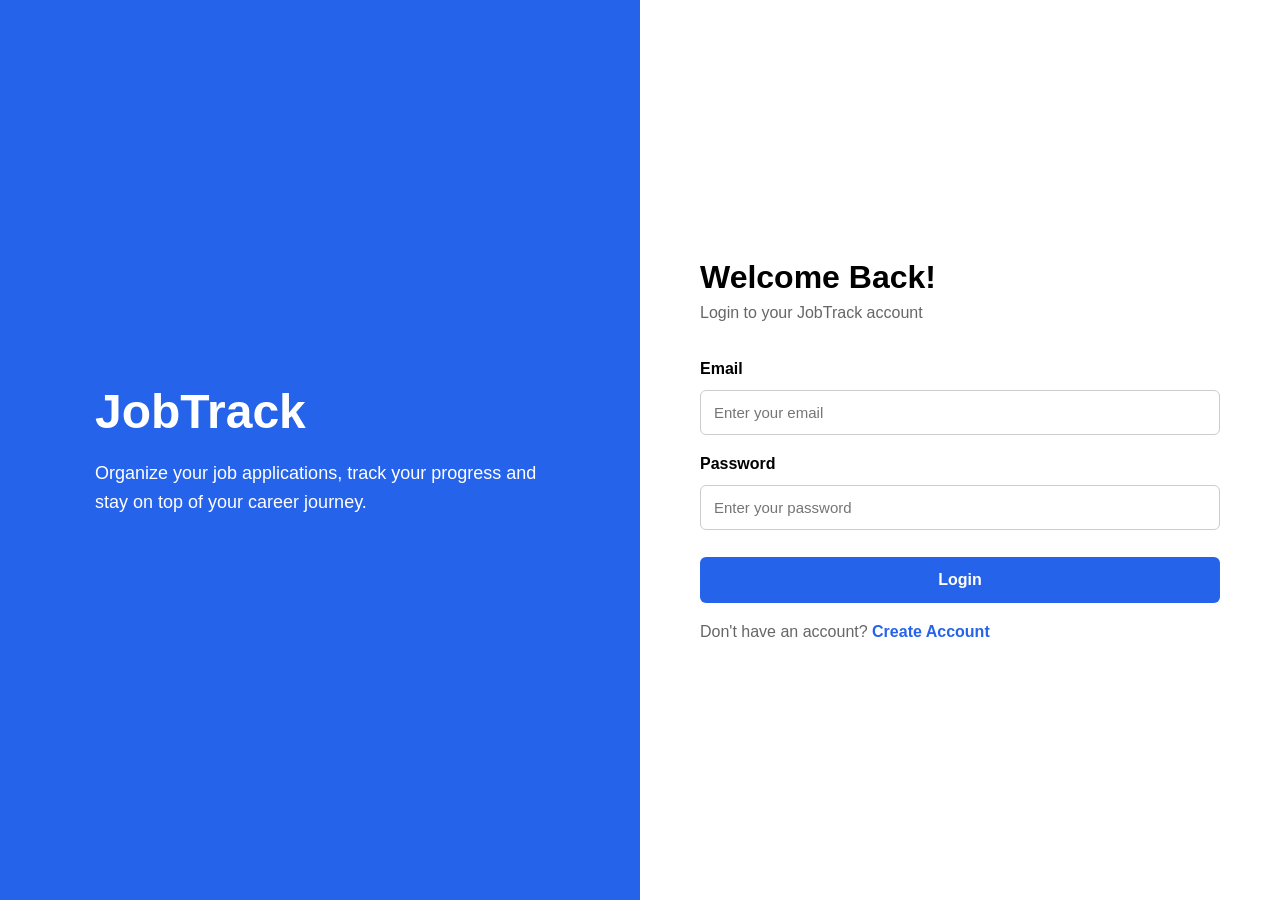
<file: index.html>
<!DOCTYPE html>
<html lang="en">
<head>
    <meta charset="UTF-8">
    <meta name="viewport" content="width=device-width, initial-scale=1.0">
    <title>JobTrack - Login</title>
    <link rel="stylesheet" href="style.css">
</head>

<body>

    <main class="auth-container">

        <!-- Left Side -->
        <section class="auth-image">
            <div>
                <h1>JobTrack</h1>
                <p>
                    Organize your job applications,
                    track your progress and stay on top
                    of your career journey.
                </p>
            </div>
        </section>

        <!-- Right Side -->
        <section class="auth-form">

            <h2>Welcome Back!</h2>
            <p class="subtitle">Login to your JobTrack account</p>

            <form id="loginForm">

                <label for="loginEmail">Email</label>
                <input
                    type="email"
                    id="loginEmail"
                    placeholder="Enter your email"
                    required
                >

                <label for="loginPassword">Password</label>
                <input
                    type="password"
                    id="loginPassword"
                    placeholder="Enter your password"
                    required
                >

                <button type="submit">Login</button>

            </form>

            <p class="switch-page">
                Don't have an account?
                <a href="signup.html">Create Account</a>
            </p>

        </section>

    </main>

    <script src="script.js"></script>

</body>
</html>
</file>
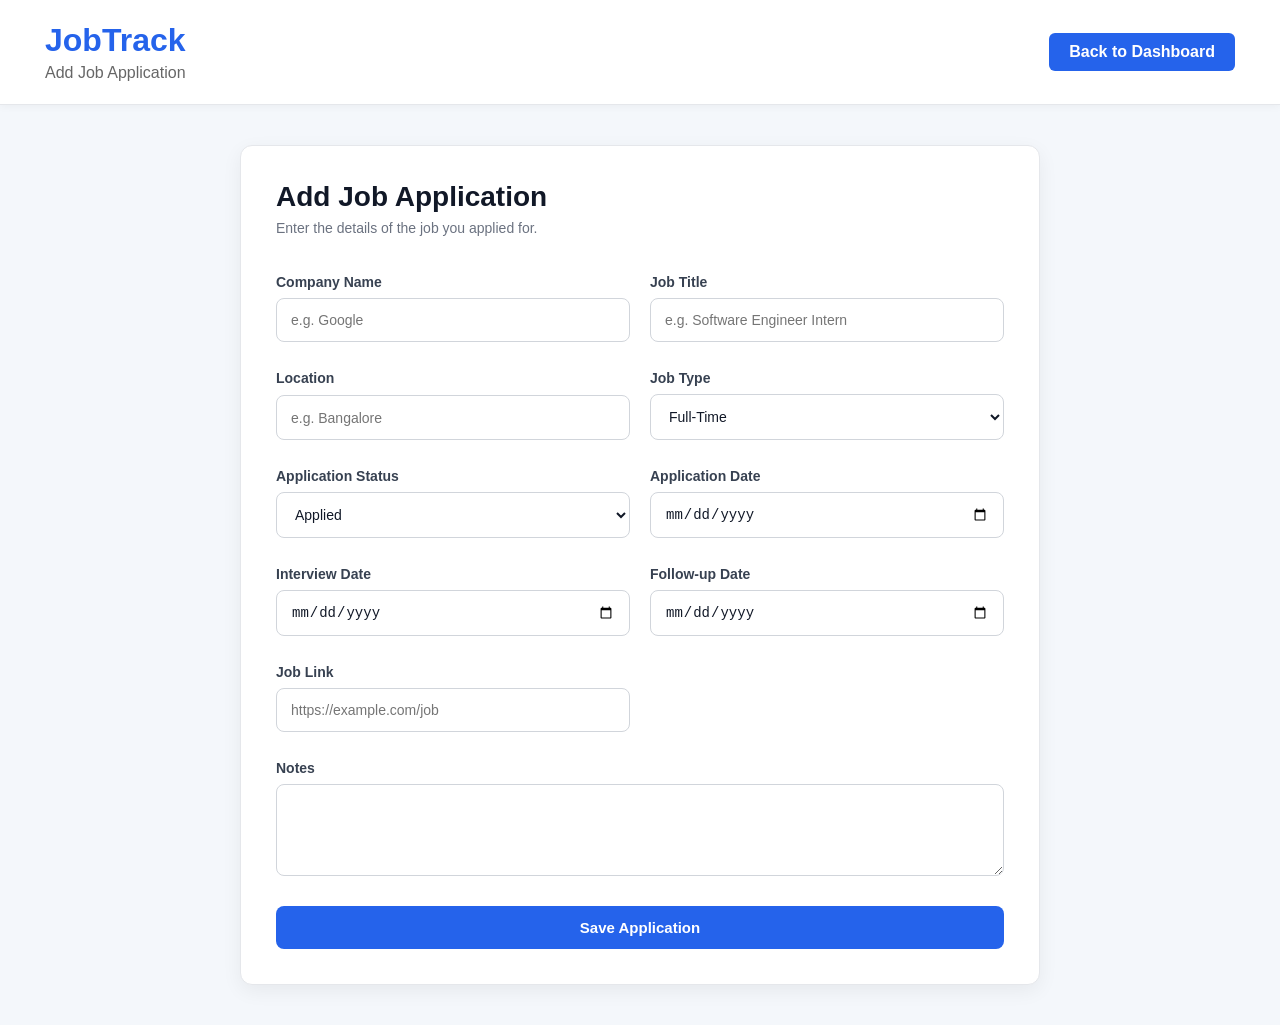
<file: add-job.html>
<!DOCTYPE html>
<html lang="en">

<head>

    <meta charset="UTF-8">

    <meta name="viewport"
          content="width=device-width, initial-scale=1.0">

    <title>JobTrack - Add Application</title>

    <link rel="stylesheet" href="style.css">

</head>


<body>

    <header class="dashboard-header">

        <div>

            <h1>JobTrack</h1>

            <p>Add Job Application</p>

        </div>

        <button
            type="button"
            onclick="window.location.href='dashboard.html'">

            Back to Dashboard

        </button>

    </header>


    <main class="application-page">

        <section class="application-form-container">

            <h2 id="formTitle">Add Job Application</h2>

            <p class="subtitle">
                Enter the details of the job you applied for.
            </p>


            <form id="jobForm">

                <!-- Company -->

                <div class="form-group">

                    <label for="company">
                        Company Name
                    </label>

                    <input
                        type="text"
                        id="company"
                        placeholder="e.g. Google"
                        required>

                </div>


                <!-- Job Title -->

                <div class="form-group">

                    <label for="jobTitle">
                        Job Title
                    </label>

                    <input
                        type="text"
                        id="jobTitle"
                        placeholder="e.g. Software Engineer Intern"
                        required>

                </div>


                <!-- Location -->

                <div class="form-group">

                    <label for="location">
                        Location
                    </label>

                    <input
                        type="text"
                        id="location"
                        placeholder="e.g. Bangalore">

                </div>


                <!-- Job Type -->

                <div class="form-group">

                    <label for="jobType">
                        Job Type
                    </label>

                    <select id="jobType">

                        <option value="Full-Time">
                            Full-Time
                        </option>

                        <option value="Part-Time">
                            Part-Time
                        </option>

                        <option value="Internship">
                            Internship
                        </option>

                        <option value="Contract">
                            Contract
                        </option>

                    </select>

                </div>


                <!-- Status -->

                <div class="form-group">

                    <label for="status">
                        Application Status
                    </label>

                    <select id="status">

                        <option value="Applied">
                            Applied
                        </option>

                        <option value="Interview">
                            Interview
                        </option>

                        <option value="Selected">
                            Selected
                        </option>

                        <option value="Rejected">
                            Rejected
                        </option>

                    </select>

                </div>


                <!-- Application Date -->

                <div class="form-group">

                    <label for="applicationDate">
                        Application Date
                    </label>

                    <input
                        type="date"
                        id="applicationDate"
                        required>

                </div>


                <!-- Interview Date -->

                <div class="form-group">

                    <label for="interviewDate">
                        Interview Date
                    </label>

                    <input
                        type="date"
                        id="interviewDate">

                </div>


                <!-- Follow-up Date -->

                <div class="form-group">

                    <label for="followUpDate">
                        Follow-up Date
                    </label>

                    <input
                        type="date"
                        id="followUpDate">

                </div>


                <!-- Job Link -->

                <div class="form-group">

                    <label for="jobLink">
                        Job Link
                    </label>

                    <input
                        type="url"
                        id="jobLink"
                        placeholder="https://example.com/job">

                </div>


                <!-- Notes -->

                <div class="form-group">

                    <label for="notes">
                        Notes
                    </label>

                    <textarea
                        id="notes"
                        rows="4"
                        placeholder="Add any important notes...">
                    </textarea>

                </div>


                <button type="submit" id="saveJobButton">
                            Save Application
                </button>
            </form>

        </section>

    </main>


    <script src="script.js"></script>

</body>

</html>
</file>
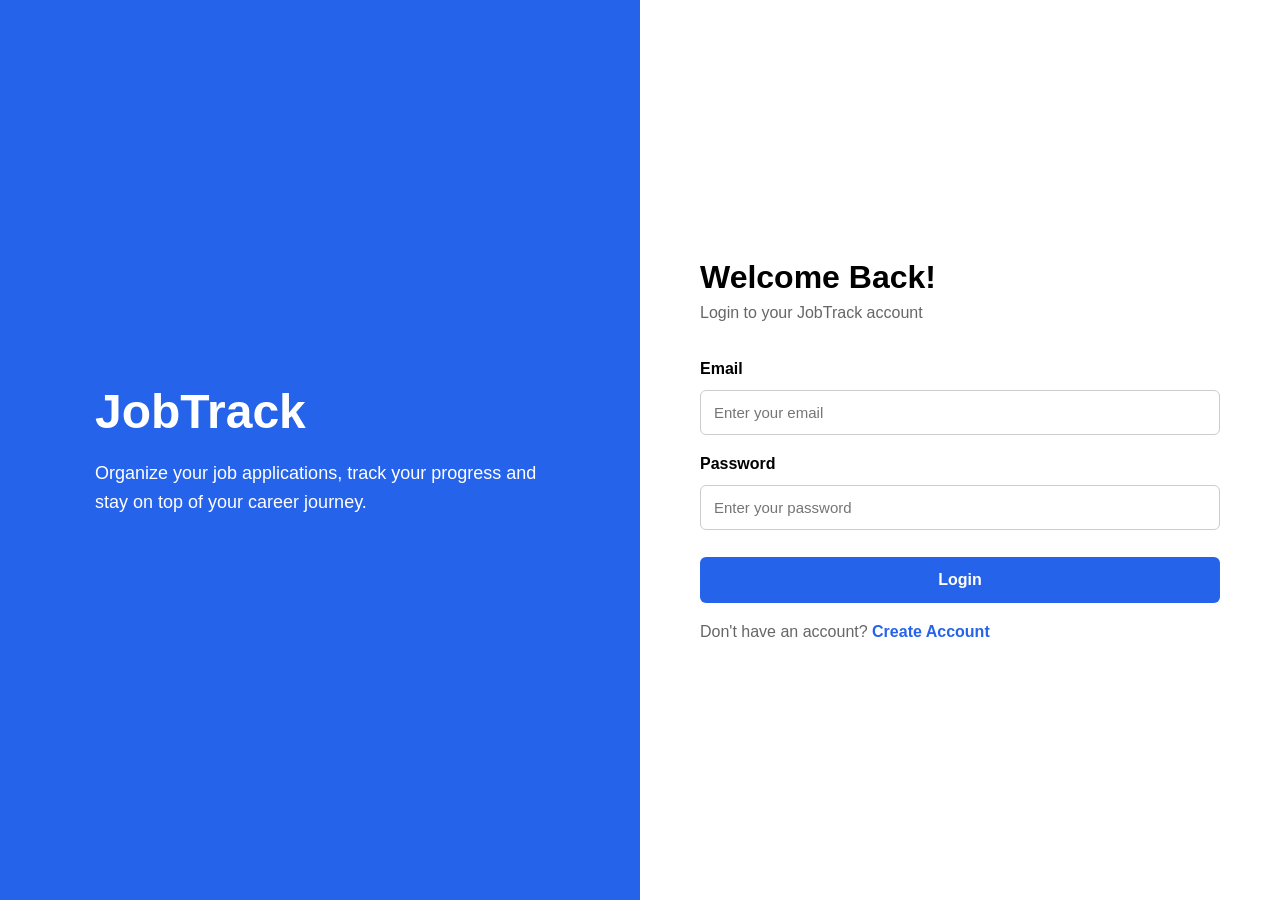
<file: dashboard.html>
<!DOCTYPE html>
<html lang="en">

<head>
    <meta charset="UTF-8">
    <meta name="viewport" content="width=device-width, initial-scale=1.0">

    <title>JobTrack - Dashboard</title>

    <link rel="stylesheet" href="style.css">
</head>

<body>

    <!-- ===============================
         HEADER
    ================================ -->

    <header class="dashboard-header">

        <div class="brand-section">
            <h1>JobTrack</h1>
            <p id="welcomeMessage">Welcome!</p>
        </div>

        <button id="logoutButton" class="logout-button">
            Logout
        </button>

    </header>


    <!-- ===============================
         MAIN DASHBOARD
    ================================ -->

    <main class="dashboard">

        <!-- Introduction -->

        <section class="dashboard-intro">

            <div>
                <h2>Job Application Dashboard</h2>

                <p>
                    Track, organize and manage your job applications
                    in one place.
                </p>
            </div>

        </section>


        <!-- ===============================
             STATISTICS
        ================================ -->

        <section class="stats-grid">

            <div class="stat-card">

                <div class="stat-icon">📋</div>

                <div>
                    <h3>Total Applications</h3>
                    <p id="totalApplications">0</p>
                </div>

            </div>


            <div class="stat-card">

                <div class="stat-icon">📨</div>

                <div>
                    <h3>Applied</h3>
                    <p id="appliedApplications">0</p>
                </div>

            </div>


            <div class="stat-card">

                <div class="stat-icon">🎯</div>

                <div>
                    <h3>Interviews</h3>
                    <p id="interviewApplications">0</p>
                </div>

            </div>


            <div class="stat-card">

                <div class="stat-icon">🎉</div>

                <div>
                    <h3>Selected</h3>
                    <p id="selectedApplications">0</p>
                </div>

            </div>


            <div class="stat-card">

                <div class="stat-icon">❌</div>

                <div>
                    <h3>Rejected</h3>
                    <p id="rejectedApplications">0</p>
                </div>

            </div>

        </section>

        </section>


        <!-- Upcoming Activities -->

        <section class="upcoming-section">

            <div class="section-header">

                <div>
                    <h2>Upcoming Activities</h2>

                    <p>
                        Keep track of your upcoming interviews and follow-ups.
                    </p>
                </div>

            </div>

            <div class="upcoming-grid">

                <div class="upcoming-card">

                    <div class="upcoming-icon">
                        🎯
                    </div>

                    <div>
                        <h3>Upcoming Interviews</h3>

                        <p id="upcomingInterviews">
                            No upcoming interviews.
                        </p>
                    </div>

                </div>


                <div class="upcoming-card">

                    <div class="upcoming-icon">
                        📅
                    </div>

                    <div>
                        <h3>Upcoming Follow-ups</h3>

                        <p id="upcomingFollowUps">
                            No upcoming follow-ups.
                        </p>
                    </div>

                </div>

            </div>

        </section>


        <section class="applications-section">

        <!-- ===============================
             APPLICATIONS
        ================================ -->

        <section class="applications-section">

            <div class="section-header">

                <div>
                    <h2>My Applications</h2>

                    <p>
                        View and manage all your job applications.
                    </p>
                </div>

            <button
                class="add-job-button"
                onclick="addNewJob()">

                + Add Job

            </button>

            </div>


            <!-- Search & Filter -->

            <div class="application-filters">

                <input
                    type="text"
                    id="searchApplications"
                    placeholder="🔍 Search company or job title..."
                >

                <select id="filterStatus">

                    <option value="All">
                        All Status
                    </option>

                    <option value="Applied">
                        Applied
                    </option>

                    <option value="Interview">
                        Interview
                    </option>

                    <option value="Selected">
                        Selected
                    </option>

                    <option value="Rejected">
                        Rejected
                    </option>

                </select>

            </div>


            <!-- Applications -->

            <div
                id="applicationsList"
                class="applications-list">

                <!-- Applications will appear here -->

            </div>

        </section>

    </main>


    <script src="script.js"></script>

</body>

</html>
</file>
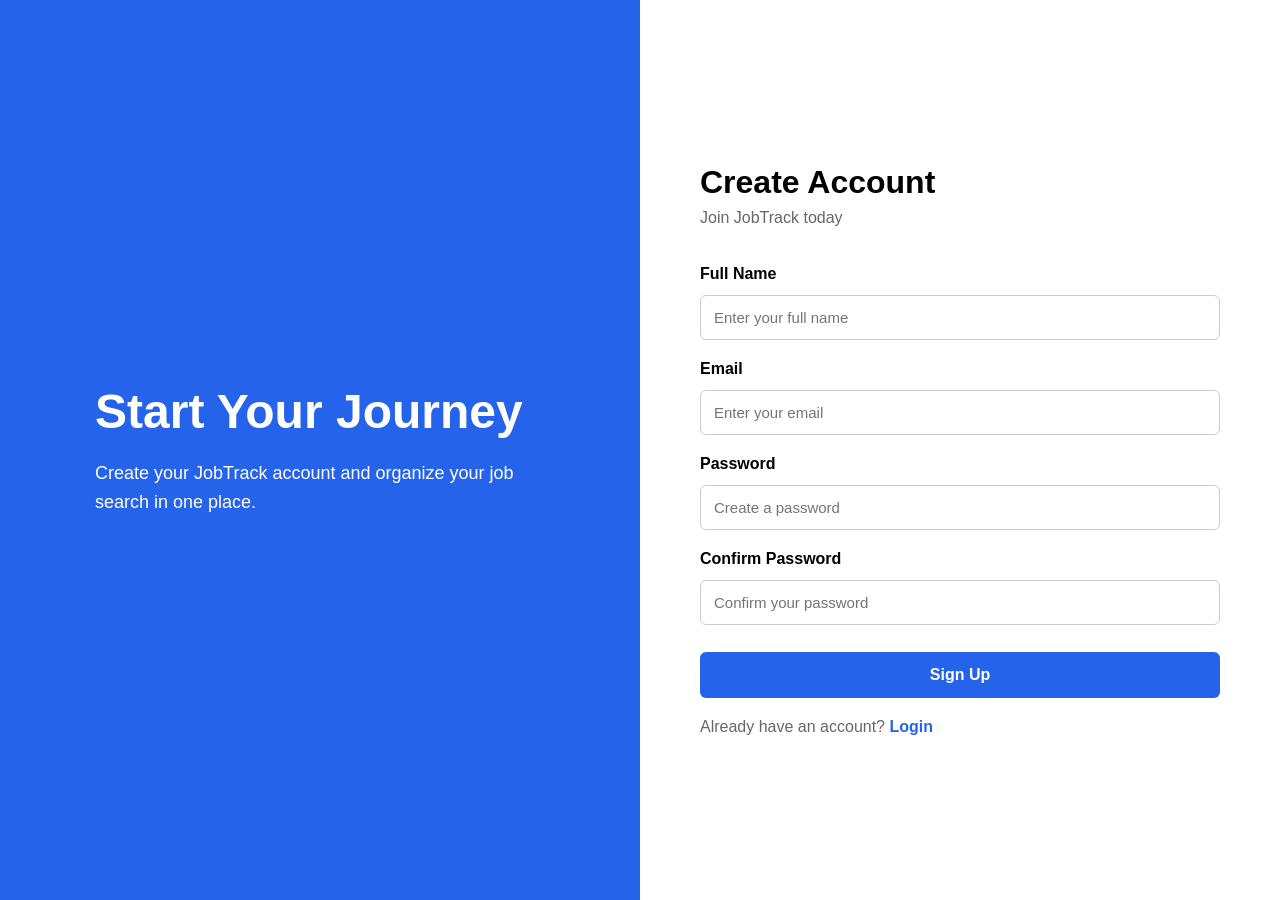
<file: signup.html>
<!DOCTYPE html>
<html lang="en">
<head>
    <meta charset="UTF-8">
    <meta name="viewport" content="width=device-width, initial-scale=1.0">
    <title>JobTrack - Sign Up</title>
    <link rel="stylesheet" href="style.css">
</head>

<body>

    <main class="auth-container">

        <!-- Left Side -->
        <section class="auth-image">
            <div>
                <h1>Start Your Journey</h1>
                <p>
                    Create your JobTrack account
                    and organize your job search
                    in one place.
                </p>
            </div>
        </section>

        <!-- Right Side -->
        <section class="auth-form">

            <h2>Create Account</h2>
            <p class="subtitle">Join JobTrack today</p>

            <form id="signupForm" novalidate>

                <label for="signupName">Full Name</label>
                <input
                    type="text"
                    id="signupName"
                    placeholder="Enter your full name"
                    required
                >

                <label for="signupEmail">Email</label>
                <input
                    type="email"
                    id="signupEmail"
                    placeholder="Enter your email"
                    required
                >

                <small id="emailError" class="error-message"></small>

                <small id="existingEmailError" class="error-message"></small>

                <label for="signupPassword">Password</label>
                <input
                    type="password"
                    id="signupPassword"
                    placeholder="Create a password"
                    required
                >

                <small id="passwordError" class="error-message"></small>
               

                <label for="confirmPassword">Confirm Password</label>
                <input
                    type="password"
                    id="confirmPassword"
                    placeholder="Confirm your password"
                    required
                >

                 <small id="confirmPasswordError" class="error-message"></small>

                <button type="submit">Sign Up</button>

            </form>

            <p class="switch-page">
                Already have an account?
                <a href="index.html">Login</a>
            </p>

        </section>

    </main>

    <script src="script.js"></script>

</body>
</html>
</file>
<file: style.css>
* {
    margin: 0;
    padding: 0;
    box-sizing: border-box;
}

body {
    font-family: Arial, sans-serif;
    min-height: 100vh;
    background: #f4f7fb;
}

/* Main Grid */

.auth-container {
    min-height: 100vh;

    display: grid;
    grid-template-columns: 1fr 1fr;
}

/* Left Section */

.auth-image {
    display: grid;
    place-items: center;

    padding: 50px;
    background: #2563eb;
    color: white;
}

.auth-image div {
    max-width: 450px;
}

.auth-image h1 {
    font-size: 48px;
    margin-bottom: 20px;
}

.auth-image p {
    font-size: 18px;
    line-height: 1.6;
}

/* Right Section */

.auth-form {
    display: grid;
    align-content: center;

    padding: 60px;
    background: white;
}

.auth-form h2 {
    font-size: 32px;
    margin-bottom: 8px;
}

.subtitle {
    color: #666;
    margin-bottom: 30px;
}

/* Form */

form {
    display: grid;
    gap: 12px;
}

label {
    font-weight: bold;
    margin-top: 8px;
}

input {
    padding: 13px;
    border: 1px solid #ccc;
    border-radius: 6px;
    font-size: 15px;
}

input:focus {
    outline: none;
    border-color: #2563eb;
}

button {
    margin-top: 15px;
    padding: 14px;

    border: none;
    border-radius: 6px;

    background: #2563eb;
    color: white;

    font-size: 16px;
    font-weight: bold;

    cursor: pointer;
}

button:hover {
    background: #1d4ed8;
}

/* Login / Signup Link */

.switch-page {
    margin-top: 20px;
    color: #666;
}

.switch-page a {
    color: #2563eb;
    text-decoration: none;
    font-weight: bold;
}

/* Responsive Design */

@media (max-width: 768px) {

    .auth-container {
        grid-template-columns: 1fr;
    }

    .auth-image {
        min-height: 250px;
    }

    .auth-image h1 {
        font-size: 36px;
    }

    .auth-form {
        padding: 40px 25px;
    }
}

/* ===============================
   DASHBOARD
================================ */

.dashboard-header {
    display: grid;
    grid-template-columns: 1fr auto;
    align-items: center;

    padding: 20px 40px;

    background: white;
    border-bottom: 1px solid #ddd;
}

.dashboard-header h1 {
    color: #2563eb;
}

.dashboard-header p {
    color: #666;
    margin-top: 5px;
}

.dashboard-header button {
    margin: 0;
    padding: 10px 20px;
}


/* Main Dashboard */

.dashboard {
    display: grid;
    gap: 30px;

    padding: 40px;
}


/* Introduction */

.dashboard-intro h2 {
    font-size: 30px;
}

.dashboard-intro p {
    color: #666;
    margin-top: 8px;
}


/* Statistics */

.stats-grid {
    display: grid;

    grid-template-columns:
        repeat(4, 1fr);

    gap: 20px;
}

.stat-card {
    display: grid;
    gap: 8px;
    padding: 24px;
    background: #ffffff;
    border: 1px solid #e5e7eb;
    border-radius: 14px;
    box-shadow: 0 4px 12px rgba(0, 0, 0, 0.06);
    transition: transform 0.2s ease, box-shadow 0.2s ease;
}

.stat-card:hover {
    transform: translateY(-3px);
    box-shadow: 0 8px 20px rgba(0, 0, 0, 0.10);
}

.stat-card h3 {
    margin: 0;
    font-size: 14px;
    font-weight: 600;
    color: #6b7280;
}

.stat-card p {
    margin: 0;
    font-size: 32px;
    font-weight: 700;
    color: #1f2937;
}


/* Applications */

.dashboard-content {
    padding: 30px;

    background: white;

    border-radius: 10px;

    box-shadow:
        0 2px 10px rgba(0, 0, 0, 0.08);
}

.dashboard-content h2 {
    margin-bottom: 15px;
}

.empty-message {
    color: #777;
    margin-bottom: 20px;
}

.add-job-button {
    width: auto;
    padding: 12px 20px;
}


/* Responsive Dashboard */

@media (max-width: 768px) {

    .dashboard-header {
        grid-template-columns: 1fr;
        gap: 15px;

        padding: 20px;
    }

    .dashboard {
        padding: 20px;
    }

    .stats-grid {
        grid-template-columns: 1fr 1fr;
    }
}

@media (max-width: 500px) {

    .stats-grid {
        grid-template-columns: 1fr;
    }
}

/* ===============================
   ADD APPLICATION PAGE
================================ */

.application-page {
    display: grid;
    place-items: center;

    min-height: calc(100vh - 90px);

    padding: 40px;
}


/* Form Container */

.application-form-container {
    width: 100%;
    max-width: 800px;

    padding: 35px;

    background: white;

    border-radius: 12px;

    box-shadow:
        0 2px 12px rgba(0, 0, 0, 0.08);
}


/* Form Grid */

#jobForm {
    display: grid;

    grid-template-columns: 1fr 1fr;

    gap: 20px;

    margin-top: 25px;
}


/* Form Groups */

.form-group {
    display: grid;

    gap: 8px;
}


/* Full Width Fields */

.form-group:nth-last-child(2),
.form-group:last-child {
    grid-column: 1 / -1;
}


/* Select */

select,
textarea {
    padding: 13px;

    border: 1px solid #ccc;

    border-radius: 6px;

    font-size: 15px;

    font-family: inherit;
}


/* Textarea */

textarea {
    resize: vertical;
}


/* Submit Button */

#jobForm button {
    grid-column: 1 / -1;

    margin-top: 10px;
}


/* Mobile */

@media (max-width: 650px) {

    .application-page {
        padding: 20px;
    }

    .application-form-container {
        padding: 25px 20px;
    }

    #jobForm {
        grid-template-columns: 1fr;
    }

    .form-group:nth-last-child(2),
    .form-group:last-child {
        grid-column: auto;
    }

}

/* ===============================
    MY APPLICATIONS
    =============================== */

.applications-section {
    margin-top: 30px;
    background: white;
    padding: 25px;
    border-radius: 12px;
    box-shadow: 0 2px 12px rgba(0, 0, 0, 0.08);
}

.section-header {
    display: grid;
    grid-template-columns: 1fr auto;
    align-items: center;
    gap: 20px;
    margin-bottom: 20px;
}

.section-header h2 {
    margin: 0;
}

.applications-list {
    display: grid;
    grid-template-columns: repeat(2, 1fr);
    gap: 20px;
}

.application-card {
    display: grid;
    gap: 12px;
    padding: 24px;
    background: #ffffff;
    border: 1px solid #e5e7eb;
    border-radius: 14px;
    box-shadow: 0 4px 12px rgba(0, 0, 0, 0.06);
    transition: transform 0.2s ease, box-shadow 0.2s ease;
}

.application-card:hover {
    transform: translateY(-3px);
    box-shadow: 0 8px 20px rgba(0, 0, 0, 0.10);
}

.application-card h3 {
    margin: 0;
    font-size: 20px;
    color: #1f2937;
}

.application-card p {
    margin: 0;
    color: #4b5563;
    font-size: 14px;
    line-height: 1.5;
}

.application-card strong {
    color: #374151;
}

.application-card .status {
    display: inline-block;
    width: fit-content;
    padding: 6px 12px;
    border-radius: 20px;
    background: #eef2ff;
    color: #4338ca;
    font-weight: 600;
}

.application-card h3 {
    margin: 0;
}

.application-card p {
    margin: 0;
}

.application-card a {
    width: fit-content;
    margin-top: 4px;
    padding: 8px 14px;
    border-radius: 6px;
    background: #f3f4f6;
    color: #2563eb;
    text-decoration: none;
    font-size: 14px;
    font-weight: 600;
    transition: background 0.2s ease;
}

.application-card a:hover {
    background: #e5e7eb;
}

.application-filters {
    display: grid;
    grid-template-columns: 1fr 220px;
    gap: 15px;
    margin-bottom: 25px;
}

.application-filters input,
.application-filters select {
    width: 100%;
    padding: 12px 14px;
    border: 1px solid #d1d5db;
    border-radius: 8px;
    background: #ffffff;
    font-size: 14px;
    color: #374151;
    outline: none;
    box-sizing: border-box;
}

.application-filters input:focus,
.application-filters select:focus {
    border-color: #2563eb;
    box-shadow: 0 0 0 3px rgba(37, 99, 235, 0.1);
}

.application-filters input::placeholder {
    color: #9ca3af;
}

.status {
    display: inline-block;
    width: fit-content;
    padding: 6px 12px;
    border-radius: 20px;
    font-weight: 600;
}

.status-applied {
    background: #dbeafe !important;
    color: #1d4ed8 !important;
}

.status-interview {
    background: #fef3c7 !important;
    color: #b45309 !important;
}

.status-selected {
    background: #dcfce7 !important;
    color: #15803d !important;
}

.status-rejected {
    background: #fee2e2 !important;
    color: #dc2626 !important;
}

.application-actions {
    display: grid;
    grid-template-columns: 1fr 1fr;
    gap: 10px;
    margin-top: 14px;
    padding-top: 14px;
    border-top: 1px solid #e5e7eb;
}

.application-actions button {
    padding: 10px 14px;
    border: none;
    border-radius: 7px;
    cursor: pointer;
    font-size: 14px;
    font-weight: 600;
    transition: all 0.2s ease;
}

.edit-button {
    background: #2563eb;
    color: white;
}

.edit-button:hover {
    background: #1d4ed8;
}

.delete-button {
    background: #fee2e2;
    color: #dc2626;
}

.delete-button:hover {
    background: #fecaca;
}

.empty-message {
    text-align: center;
    padding: 30px;
}

@media (max-width: 700px) {
    
    .application-filters {
        grid-template-columns: 1fr;
    }
    .applications-list {
        grid-template-columns: 1fr;
    }

    .section-header {
        grid-template-columns: 1fr;
    }
}

.delete-button {
    padding: 10px;
    border: none;
    border-radius: 6px;
    cursor: pointer;
}

/* ===============================
   PROFESSIONAL DASHBOARD
================================ */


/* Dashboard Header */

.dashboard-header {
    display: grid;
    grid-template-columns: 1fr auto;
    align-items: center;

    padding: 22px 45px;

    background: #ffffff;

    border-bottom: 1px solid #e5e7eb;

    box-shadow: 0 2px 8px rgba(0, 0, 0, 0.04);
}

.brand-section h1 {
    margin: 0;

    font-size: 28px;

    color: #2563eb;
}

.brand-section p {
    margin-top: 5px;

    color: #6b7280;

    font-size: 14px;
}


/* Logout */

.logout-button {
    margin: 0;

    padding: 10px 20px;

    background: #ffffff;

    color: #dc2626;

    border: 1px solid #fecaca;

    border-radius: 7px;

    font-size: 14px;

    font-weight: 600;

    cursor: pointer;

    transition: all 0.2s ease;
}

.logout-button:hover {
    background: #fee2e2;

    border-color: #fca5a5;
}


/* Main Dashboard */

.dashboard {
    display: grid;

    gap: 28px;

    max-width: 1400px;

    margin: 0 auto;

    padding: 40px 45px;
}


/* Dashboard Introduction */

.dashboard-intro {
    display: grid;

    grid-template-columns: 1fr;

    gap: 5px;
}

.dashboard-intro h2 {
    margin: 0;

    font-size: 30px;

    color: #111827;
}

.dashboard-intro p {
    margin-top: 8px;

    color: #6b7280;

    font-size: 15px;
}


/* Statistics */

.stats-grid {
    display: grid;

    grid-template-columns:
        repeat(5, 1fr);

    gap: 18px;
}


.stat-card {
    display: grid;

    grid-template-columns: auto 1fr;

    align-items: center;

    gap: 15px;

    padding: 22px;

    background: #ffffff;

    border: 1px solid #e5e7eb;

    border-radius: 14px;

    box-shadow:
        0 3px 10px rgba(0, 0, 0, 0.05);

    transition:
        transform 0.2s ease,
        box-shadow 0.2s ease;
}

.stat-card:hover {
    transform: translateY(-3px);

    box-shadow:
        0 8px 20px rgba(0, 0, 0, 0.09);
}


/* Statistics Icon */

.stat-icon {
    display: grid;

    place-items: center;

    width: 45px;

    height: 45px;

    background: #eff6ff;

    border-radius: 10px;

    font-size: 21px;
}


.stat-card h3 {
    margin: 0;

    font-size: 13px;

    font-weight: 600;

    color: #6b7280;
}


.stat-card p {
    margin-top: 5px;

    font-size: 28px;

    font-weight: 700;

    color: #111827;
}


/* Applications Section */

.applications-section {
    margin-top: 5px;

    background: #ffffff;

    padding: 28px;

    border-radius: 14px;

    border: 1px solid #e5e7eb;

    box-shadow:
        0 3px 12px rgba(0, 0, 0, 0.05);
}


/* Section Header */

.section-header {
    display: grid;

    grid-template-columns: 1fr auto;

    align-items: center;

    gap: 20px;

    margin-bottom: 24px;
}

.section-header h2 {
    margin: 0;

    font-size: 22px;

    color: #111827;
}

.section-header p {
    margin-top: 5px;

    color: #6b7280;

    font-size: 14px;
}


/* Add Job Button */

.add-job-button {
    width: auto;

    margin: 0;

    padding: 11px 18px;

    background: #2563eb;

    color: #ffffff;

    border: none;

    border-radius: 7px;

    font-size: 14px;

    font-weight: 600;

    cursor: pointer;

    transition: background 0.2s ease;
}

.add-job-button:hover {
    background: #1d4ed8;
}


/* Search & Filter */

.application-filters {
    display: grid;

    grid-template-columns: 1fr 220px;

    gap: 15px;

    margin-bottom: 25px;
}

.application-filters input,
.application-filters select {
    width: 100%;

    padding: 12px 14px;

    border: 1px solid #d1d5db;

    border-radius: 8px;

    background: #ffffff;

    font-size: 14px;

    color: #374151;

    outline: none;

    box-sizing: border-box;
}

.application-filters input:focus,
.application-filters select:focus {
    border-color: #2563eb;

    box-shadow:
        0 0 0 3px rgba(37, 99, 235, 0.1);
}


/* Application Cards */

.applications-list {
    display: grid;

    grid-template-columns:
        repeat(2, 1fr);

    gap: 18px;
}

.application-card {
    display: grid;

    gap: 10px;

    padding: 22px;

    background: #ffffff;

    border: 1px solid #e5e7eb;

    border-radius: 12px;

    box-shadow:
        0 2px 8px rgba(0, 0, 0, 0.04);

    transition:
        transform 0.2s ease,
        box-shadow 0.2s ease;
}

.application-card:hover {
    transform: translateY(-2px);

    box-shadow:
        0 7px 18px rgba(0, 0, 0, 0.08);
}


/* Empty State */

.empty-message {
    grid-column: 1 / -1;

    text-align: center;

    padding: 45px 20px;

    color: #6b7280;

    background: #f9fafb;

    border: 1px dashed #d1d5db;

    border-radius: 10px;
}


/* Responsive */

@media (max-width: 1100px) {

    .stats-grid {
        grid-template-columns:
            repeat(3, 1fr);
    }

}


@media (max-width: 800px) {

    .dashboard-header {
        padding: 20px 25px;
    }

    .dashboard {
        padding: 30px 25px;
    }

    .stats-grid {
        grid-template-columns:
            repeat(2, 1fr);
    }

    .applications-list {
        grid-template-columns: 1fr;
    }

}


@media (max-width: 600px) {

    .dashboard-header {
        grid-template-columns: 1fr;

        gap: 15px;
    }

    .logout-button {
        width: 100%;
    }

    .dashboard {
        padding: 25px 18px;
    }

    .dashboard-intro h2 {
        font-size: 25px;
    }

    .stats-grid {
        grid-template-columns: 1fr;
    }

    .section-header {
        grid-template-columns: 1fr;
    }

    .add-job-button {
        width: 100%;
    }

    .application-filters {
        grid-template-columns: 1fr;
    }

}

/* ===============================
   PROFESSIONAL APPLICATION FORM
================================ */

.application-form-container {
    border: 1px solid #e5e7eb;

    box-shadow:
        0 6px 20px rgba(0, 0, 0, 0.06);
}

.application-form-container h2 {
    margin: 0;

    font-size: 28px;

    color: #111827;
}

.application-form-container .subtitle {
    margin-top: 7px;

    color: #6b7280;

    font-size: 14px;
}


/* Form Labels */

.form-group label {
    color: #374151;

    font-size: 14px;

    font-weight: 600;
}


/* Form Inputs */

.form-group input,
.form-group select,
.form-group textarea {
    width: 100%;

    padding: 13px 14px;

    border: 1px solid #d1d5db;

    border-radius: 8px;

    background: #ffffff;

    color: #111827;

    font-size: 14px;

    transition:
        border-color 0.2s ease,
        box-shadow 0.2s ease;
}


/* Focus */

.form-group input:focus,
.form-group select:focus,
.form-group textarea:focus {
    outline: none;

    border-color: #2563eb;

    box-shadow:
        0 0 0 3px rgba(37, 99, 235, 0.10);
}


/* Save / Update Button */

#saveJobButton {
    padding: 13px 20px;

    border-radius: 8px;

    background: #2563eb;

    font-size: 15px;

    font-weight: 600;

    transition:
        background 0.2s ease,
        transform 0.2s ease;
}

#saveJobButton:hover {
    background: #1d4ed8;

    transform: translateY(-1px);
}


/* Application Form Container */

@media (max-width: 650px) {

    .application-form-container h2 {
        font-size: 24px;
    }

}

/* ===============================
   PROFESSIONAL APPLICATION CARDS
================================ */

.application-card {
    position: relative;

    display: grid;
    gap: 8px;

    padding: 24px;

    background: #ffffff;

    border: 1px solid #e5e7eb;

    border-radius: 14px;

    box-shadow:
        0 3px 10px rgba(0, 0, 0, 0.05);

    transition:
        transform 0.2s ease,
        box-shadow 0.2s ease;
}

.application-card:hover {
    transform: translateY(-3px);

    box-shadow:
        0 8px 20px rgba(0, 0, 0, 0.09);
}


/* Company name */

.application-card h3 {
    margin: 0;

    font-size: 20px;

    color: #111827;
}


/* Application information */

.application-card p {
    margin: 2px 0;

    font-size: 14px;

    color: #4b5563;

    line-height: 1.5;
}

.application-card p strong {
    color: #374151;
}


/* Status */

.application-card .status {
    display: inline-block;

    width: fit-content;

    margin-top: 6px;

    padding: 5px 10px;

    border-radius: 20px;

    font-size: 12px;

    font-weight: 600;
}


/* Job link */

.application-card a {
    width: fit-content;

    margin-top: 5px;

    color: #2563eb;

    font-size: 14px;

    font-weight: 600;

    text-decoration: none;
}

.application-card a:hover {
    text-decoration: underline;
}


/* Buttons */

.application-actions {
    display: grid;

    grid-template-columns: 1fr 1fr;

    gap: 10px;

    margin-top: 14px;

    padding-top: 15px;

    border-top: 1px solid #e5e7eb;
}

.application-actions button {
    padding: 10px 14px;

    border-radius: 7px;

    font-size: 13px;

    font-weight: 600;

    cursor: pointer;

    transition: all 0.2s ease;
}


/* Edit */

.edit-button {
    background: #eff6ff;

    color: #2563eb;

    border: 1px solid #bfdbfe;
}

.edit-button:hover {
    background: #dbeafe;
}


/* Delete */

.delete-button {
    background: #fff1f2;

    color: #dc2626;

    border: 1px solid #fecdd3;
}

.delete-button:hover {
    background: #ffe4e6;
}

/* ===============================
   APPLICATION CARD HEADER
================================ */

.application-card-header {
    display: grid;

    grid-template-columns: 1fr auto;

    align-items: start;

    gap: 15px;

    padding-bottom: 12px;

    margin-bottom: 5px;

    border-bottom: 1px solid #e5e7eb;
}

.application-card-header h3 {
    margin: 0;

    font-size: 20px;

    color: #111827;
}

.application-job-title {
    margin-top: 5px !important;

    color: #6b7280 !important;

    font-size: 14px !important;
}
.error-message {
    display: none;
    color: #b91c1c;
    background: #fef2f2;
    border: 1px solid #fecaca;
    border-radius: 7px;
    padding: 9px 12px;
    margin-top: 7px;
    margin-bottom: 12px;
    font-size: 13px;
    font-weight: 500;
    line-height: 1.4;
}

.error-message:not(:empty) {
    display: block;
}

.error-message:not(:empty)::before {
    content: "⚠ ";
}
</file>
